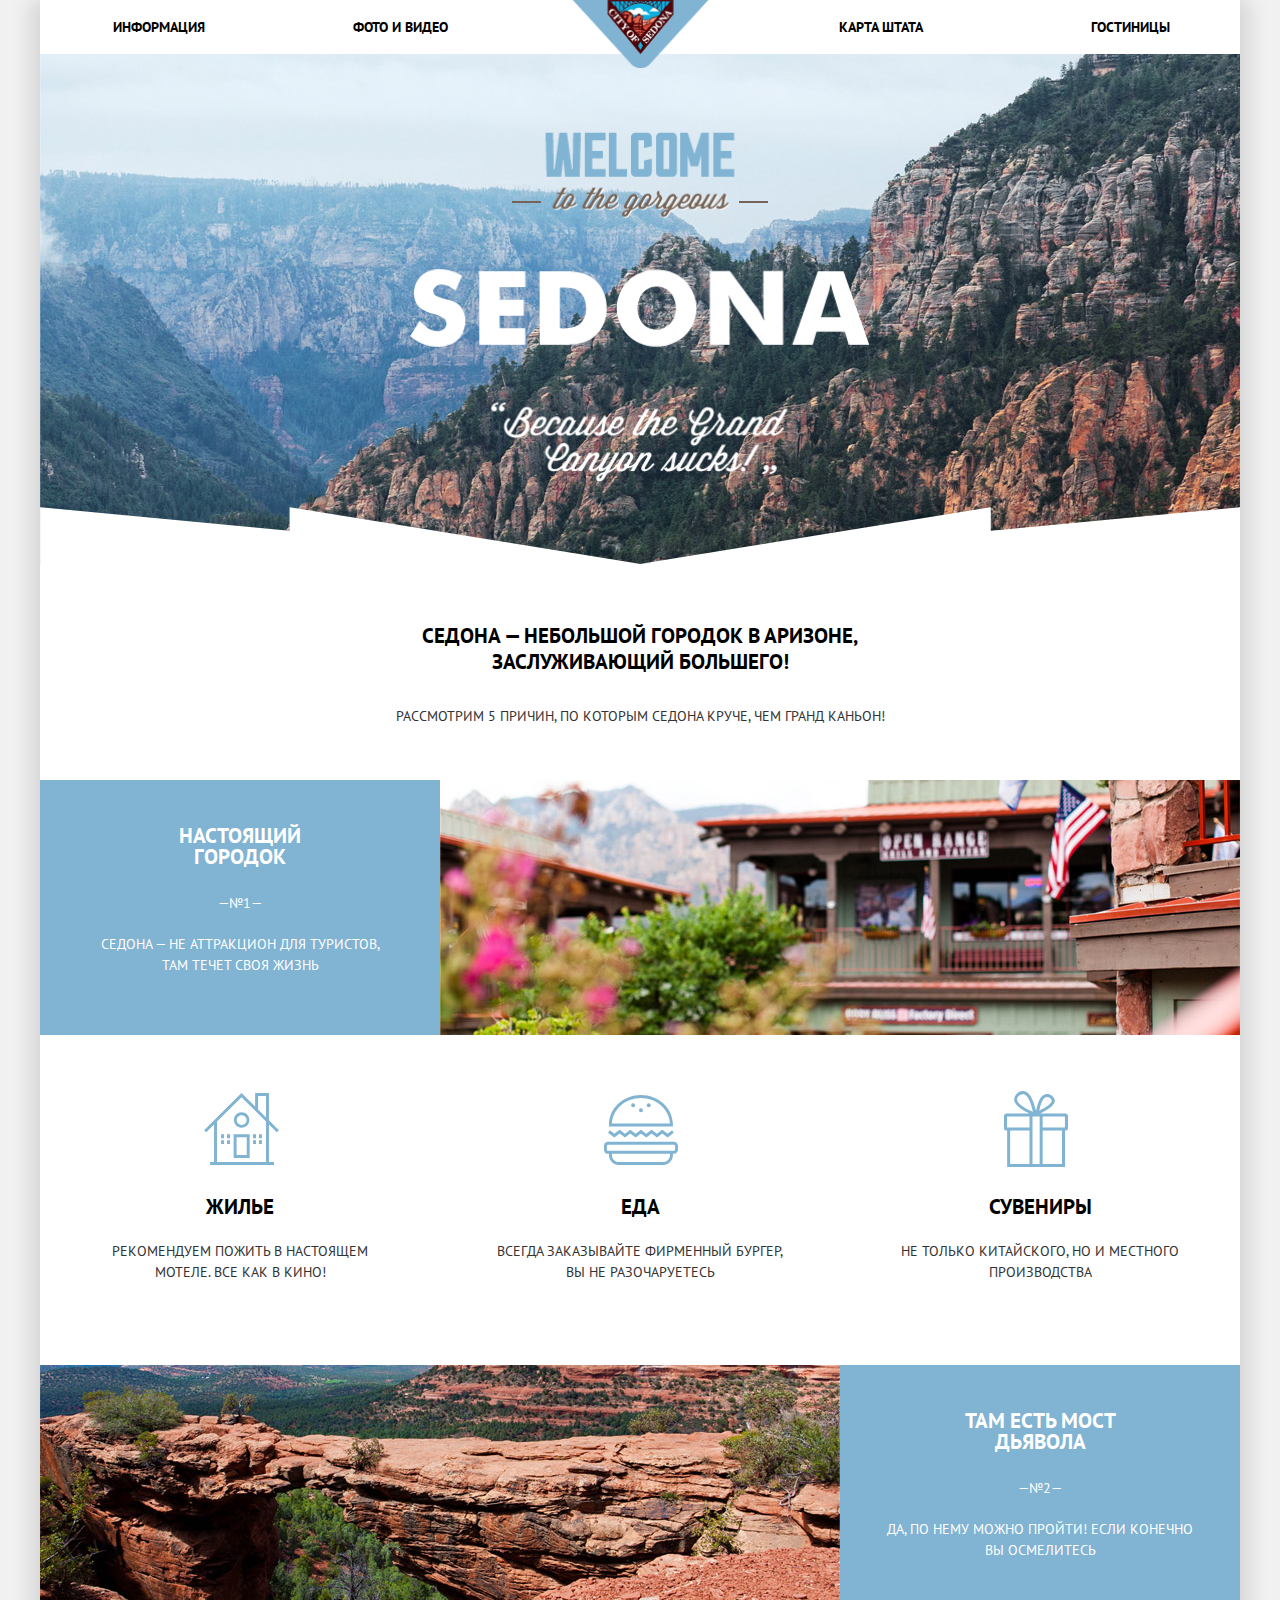
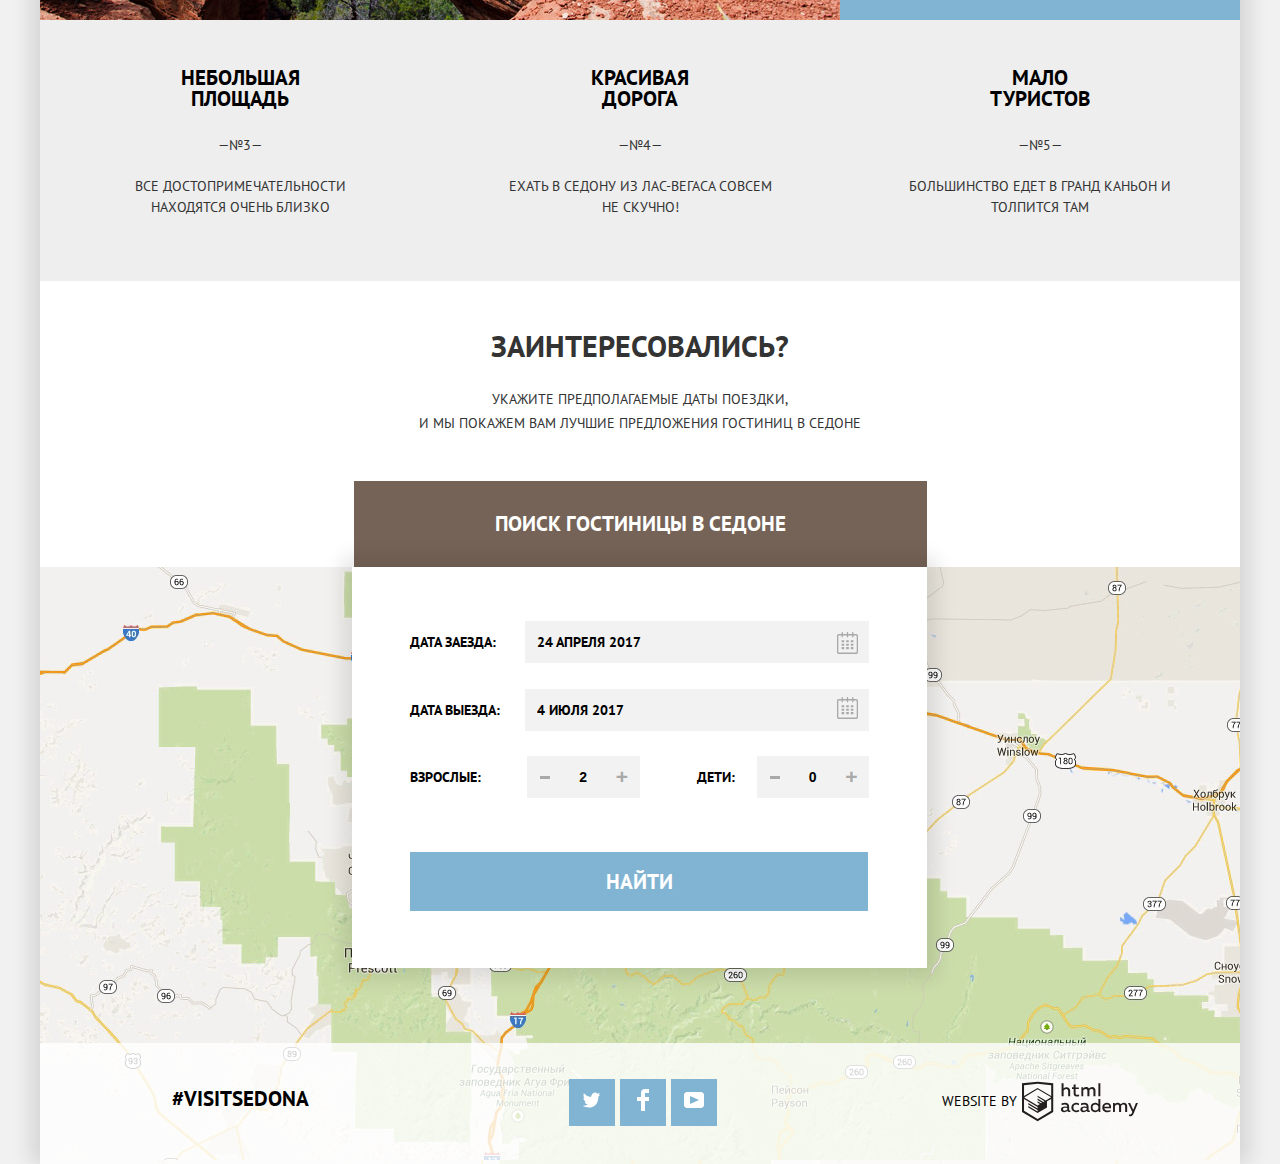
<file: index.html>
<!DOCTYPE html>
<html lang="ru">
    <head>
        <meta charset="utf-8">
        <title>HTML Academy: Седона</title>
        <link href="https://fonts.googleapis.com/css?family=PT+Sans:400,700&amp;subset=cyrillic" rel="stylesheet">
        <link rel="stylesheet" href="css/normalize.css">
        <link rel="stylesheet" href="css/style.css">
    </head>
    <body>
        <div class="container">
            <header class="main-header">
                <nav class="main-navigation">
                    <div class="logo-menu-item">
                        <a class="main-header-logo" href="index.html">
                        <img src="img/logo.png" width="136" height="68" alt="Логотип Седоны">
                        </a>
                    </div>
                    <ul class="site-navigation">
                        <li class="menu-item"><a class ="menu-item-ref" href="#">Информация</a></li>
                        <li class="menu-item"><a class="menu-item-ref" href="#">Фото и видео</a></li>
                        <li class="menu-item"><a class="menu-item-ref" href="#">Карта штата</a></li>
                        <li class="menu-item"><a class="menu-item-ref" href="hotels.html">Гостиницы</a></li>
                    </ul>
                </nav>
            </header>
            <main>
                <h1 class="visually-hidden">Седона</h1>
                <div class="main-background">
                    <img class="background-text" src="img/background_text.png" width="460" height="350" alt="Welcome to the gorgeous.Sedona">
                </div>
                <section class="main-about-sedona">
                    <h2 class="main-about-sedona-header">Седона — небольшой городок в Аризоне, заслуживающий большего!</h2>
                    <p class="visit-sedona-reasons">рассмотрим 5 причин, по которым Седона круче, чем Гранд Каньон!</p>
                </section>
                <div class="blue-reason-container">
                    <section class="main-reasons-blue">
                        <h3 class="reason-header colored-header">Настоящий городок</h3>
                        <span class="reason-number colored-number">—№1—</span>
                        <p class="reason-content colored-content">Седона — не аттракцион для туристов, там течет своя жизнь</p>
                    </section>
                    <div class="content-image building">
                        <!--  <img src="img/sedona_building.jpg" width="800" height="255" alt="Здание в Седоне">-->
                    </div>
                </div>
                <div class="recommendation-container">
                    <section class="sedona-recommendation accomodation-recommendation">
                        <h3 class="sedona-recommendation-header ">Жилье</h3>
                        <p class="sedona-recommendation-content">Рекомендуем пожить в настоящем мотеле. Все как в кино!</p>
                    </section>
                    <section class="sedona-recommendation food-recommendation">
                        <h3 class="sedona-recommendation-header">Еда</h3>
                        <p class="sedona-recommendation-content">Всегда заказывайте фирменный бургер, Вы не разочаруетесь</p>
                    </section>
                    <section class="sedona-recommendation souvenirs-recommendation">
                        <h3 class="sedona-recommendation-header">Сувениры</h3>
                        <p class="sedona-recommendation-content">Не только китайского, но и местного производства</p>
                    </section>
                </div>
                <div class="blue-reason-container">
                    <div class="content-image-bridge">
                    </div>
                    <section class="main-reasons-blue">
                        <h3 class="reason-header colored-header">Там есть мост дьявола</h3>
                        <span class="reason-number colored-number">—№2—</span>
                        <p class="colored-content-long reason-content">Да, по нему можно пройти! Если конечно вы осмелитесь</p>
                    </section>
                </div>
                <div class="reason-container">
                    <section class= "reasons">
                        <h3 class= "reason-header">Небольшая площадь</h3>
                        <span class= "reason-number">—№3—</span>
                        <p class="reason-content">Все достопримечательности находятся очень близко</p>
                    </section>
                    <section class="reasons">
                        <h3 class="reason-header">Красивая дорога</h3>
                        <span class="reason-number">—№4—</span>
                        <p class="reason-content">ехать в Седону из Лас-Вегаса совсем не скучно!</p>
                    </section>
                    <section class="reasons">
                        <h3 class="reason-header">Мало туристов</h3>
                        <span class="reason-number">—№5—</span>
                        <p class="reason-content">Большинство едет в Гранд Каньон и толпится там</p>
                    </section>
                </div>
                <section class="hotel-search">
                    <h3 class="hotel-search-header">Заинтересовались?</h3>
                    <p class="hotel-search-dates">Укажите предполагаемые даты поездки,<br> и мы покажем вам лучшие предложения гостиниц в Седоне</p>
                </section>
                <div class="hotel-search-btn">
                    <a class="hotel-search-ref">поиск гостиницы в седоне</a>
                </div>
                <div class="sedona-google-map">
                    <iframe class="google-map" src="https://www.google.com/maps/embed?pb=!1m18!1m12!1m3!1d1493721.975063877!2d-112.156416600423!3d34.83864194960566!2m3!1f0!2f0!3f0!3m2!1i1024!2i768!4f13.1!3m3!1m2!1s0x872da132f942b00d%3A0x5548c523fa6c8efd!2z0KHQtdC00L7QvdCwLCDQkNGA0LjQt9C-0L3QsCA4NjMzNg!5e0!3m2!1sru!2s!4v1512316810115" width="1200" height="594" allowfullscreen></iframe>
                    <form class="search-hotel-form-main"  action="https://echo.htmlacademy.ru" method="get">
                        <div class="form-container">
                            <label for="arrival-date" class="date-lable">Дата заезда:</label>
                            <div class="date-input-container">
                                <input type="text" id="arrival-date" name="arrival-date" value="24 апреля 2017">
                                <label for="hotel-arrival-calendar" class="visually-hidden">кнопка-календарь выбора даты</label>
                                <button class="calendar-btn-arrival" name="hotel-arrival-calendar" id="hotel-arrival-calendar" value="some value">
                                    <svg xmlns="http://www.w3.org/2000/svg" width="21" height="22" viewBox="0 0 21 22">
                                        <path fill="#a9a9a9" d="M19.251 2.025h-2.845V.648c0-.381-.294-.689-.656-.689-.363 0-.656.308-.656.689v1.377h-3.938V.648c0-.381-.294-.689-.655-.689-.363 0-.657.308-.657.689v1.377H5.906V.648c0-.381-.294-.689-.656-.689-.363 0-.657.308-.657.689v1.377H1.75C.784 2.025 0 2.847 0 3.862v16.302C0 21.179.784 22 1.75 22h17.501c.966 0 1.749-.821 1.749-1.836V3.862c0-1.015-.783-1.837-1.749-1.837zm.437 18.139a.448.448 0 0 1-.437.459H1.75a.45.45 0 0 1-.438-.459V3.862a.45.45 0 0 1 .438-.459h2.844v1.378c0 .381.294.689.657.689.362 0 .656-.308.656-.689V3.403h3.938v1.378c0 .381.294.689.657.689.361 0 .655-.308.655-.689V3.403h3.938v1.378c0 .381.293.689.656.689.362 0 .656-.308.656-.689V3.403h2.845c.241 0 .437.206.437.459v16.302z"/>
                                        <path fill="#a9a9a9" d="M4.594 8.225h2.625v2.066H4.594zM4.594 11.668h2.625v2.067H4.594zM4.594 15.112h2.625v2.066H4.594zM9.188 15.112h2.625v2.066H9.188zM9.188 11.668h2.625v2.067H9.188zM9.188 8.225h2.625v2.066H9.188zM13.781 15.112h2.625v2.066h-2.625zM13.781 11.668h2.625v2.067h-2.625zM13.781 8.225h2.625v2.066h-2.625z">
                                        </path>
                                    </svg>
                                </button>
                            </div>
                            <!--<label for "hotel-arrival-calendar" class="visually-hidden">Календарь для выбора даты заезда</label>-->
                            <label for="departure-date" class="date-lablemodal">Дата выезда:</label>
                            <div class="date-input-container">
                                <input type="text" id="departure-date" name="departure-date" value="4 июля 2017">
                                <label for="hotel-departure-calendar" class="visually-hidden">кнопка-календарь выбора даты</label>
                                <button class="calendar-btn-departure" name="hotel-departure-calendar" id="hotel-departure-calendar" value="some value">
                                    <svg xmlns="http://www.w3.org/2000/svg" width="21" height="22" viewBox="0 0 21 22">
                                        <path fill="#a9a9a9" d="M19.251 2.025h-2.845V.648c0-.381-.294-.689-.656-.689-.363 0-.656.308-.656.689v1.377h-3.938V.648c0-.381-.294-.689-.655-.689-.363 0-.657.308-.657.689v1.377H5.906V.648c0-.381-.294-.689-.656-.689-.363 0-.657.308-.657.689v1.377H1.75C.784 2.025 0 2.847 0 3.862v16.302C0 21.179.784 22 1.75 22h17.501c.966 0 1.749-.821 1.749-1.836V3.862c0-1.015-.783-1.837-1.749-1.837zm.437 18.139a.448.448 0 0 1-.437.459H1.75a.45.45 0 0 1-.438-.459V3.862a.45.45 0 0 1 .438-.459h2.844v1.378c0 .381.294.689.657.689.362 0 .656-.308.656-.689V3.403h3.938v1.378c0 .381.294.689.657.689.361 0 .655-.308.655-.689V3.403h3.938v1.378c0 .381.293.689.656.689.362 0 .656-.308.656-.689V3.403h2.845c.241 0 .437.206.437.459v16.302z"/>
                                        <path fill="#a9a9a9" d="M4.594 8.225h2.625v2.066H4.594zM4.594 11.668h2.625v2.067H4.594zM4.594 15.112h2.625v2.066H4.594zM9.188 15.112h2.625v2.066H9.188zM9.188 11.668h2.625v2.067H9.188zM9.188 8.225h2.625v2.066H9.188zM13.781 15.112h2.625v2.066h-2.625zM13.781 11.668h2.625v2.067h-2.625zM13.781 8.225h2.625v2.066h-2.625z">
                                        </path>
                                    </svg>
                                </button>
                            </div>
                        </div>
                        <!--<label for "hotel-departure-calendar" class="visually-hidden">Календарь для выбора даты выезда</label>-->
                        <div class= "age-container">
                            <label for="adults-number" class="guests-label">Взрослые:</label>
                            <label for="hotel-minus-adult" class="visually-hidden">уменьшить количество взрослых</label>
                            <button class="arithmetic-sign minus-adult" name="hotel-minus-adult" id="hotel-minus-adult"></button>
                            <input type="number" id="adults-number" name="adults-number" min="0" step="1" value="2">
                            <label for="hotel-plus-adult" class="visually-hidden">увеличить количество взрослых</label>
                            <button class="arithmetic-sign plus" name="hotel-plus-adult" id="hotel-plus-adult">+</button>
                            <label for="child-number" class="guests-label child-label">Дети:</label>
                            <label for="hotel-minus-child" class="visually-hidden">уменьшить количество детей</label>
                            <button class="arithmetic-sign minus-child" name="hotel-minus-child" id="hotel-minus-child" value="-"></button>
                            <input type="number" id="child-number" name="child-number" min="0" step="1" value="0">
                            <label for="hotel-plus-child" class="visually-hidden">увеличить количество детей</label>
                            <button class="arithmetic-sign plus" name="hotel-plus-child" id="hotel-plus-child">+</button>
                        </div>
                        <input type="submit" class="search-hotel-button" name="search-hotel-form-submit" value="найти">

                </form>
                </div>
            </main>
            <div class="footer-container">
                <footer class="footer-positioned main-footer">
                    <p class="footer-sedona-tag">#visitsedona</p>
                    <ul class="footer-social">
                        <li>
                            <a class="social-button" href="#">
                                <span class="visually-hidden">Twitter</span>
                                <svg xmlns="http://www.w3.org/2000/svg" xmlns:xlink="http://www.w3.org/1999/xlink" width="17" height="22" viewBox="0 0 17 15">
                                    <path fill="#FFF" d="M10.95.144c1.685-.496 2.984.27 3.577 1.179.673-.231 1.331-.481 2.011-.708a2.345 2.345 0 0 1-.857 1.768c.685.17 1.304-.491 1.304-.491-.169 1-1.006 1.788-1.563 2.024-.231 6.75-3.175 11.217-10.077 11.082h-.446c-.41 0-4.164-.46-4.898-1.887 2.271.196 3.893-.422 4.693-1.177-.96-.3-2.679-.477-2.979-2.95.349.106.564.228 1.19.119C1.705 8.247.374 7.53.448 5.33c.285.328 1.067.536 1.34.472C1.085 5.561-.182 2.442.894.85c1.818 1.854 3.735 3.606 7.152 3.773C8.254 2.33 9.183.793 10.95.144z"></path>
                                </svg>
                            </a>
                        </li>
                        <li>
                            <a class="social-button" href="#">
                                <span class="visually-hidden">Facebook</span>
                                <svg xmlns="http://www.w3.org/2000/svg" width="12" height="22" viewBox="0 0 12 22">
                                    <path fill="#FFF" d="M12 4V0H8a4 4 0 0 0-4 4v4H0v4h4v10h4V12h4V8H8V4h4z"></path>
                                </svg>
                            </a>
                        </li>
                        <li>
                            <a class="social-button" href="#">
                                <span class="visually-hidden">Youtube</span>
                                <svg xmlns="http://www.w3.org/2000/svg" xmlns:xlink="http://www.w3.org/1999/xlink" width="20" height="22" viewBox="0 0 20 16">
                                    <path fill="#FFF" d="M17 0H3C1.35 0 0 1.35 0 3v10c0 1.65 1.35 3 3 3h14c1.65 0 3-1.35 3-3V3c0-1.65-1.35-3-3-3zM6.027 11.998V4.002L15.014 8l-8.987 3.998z">
                                    </path>
                                </svg>
                            </a>
                        </li>
                    </ul>
                    <div class="copyright-container">
                        <p class="copyright-text">website by </p>
                        <a class="copyright-ref" href="https://htmlacademy.ru/intensive/htmlcss">
                            <span class="visually-hidden">website by HTML ACADEMY</span>
                            <svg xmlns="http://www.w3.org/2000/svg" id="Layer_1" data-name="Layer 1" width="116" height="43" viewBox="0 0 108.08 36.85">
                                <path d="M44.61,26.88a2,2,0,0,0,.55-0.1v1.33a3.25,3.25,0,0,1-1.18.21,1.67,1.67,0,0,1-1.67-1,4.84,4.84,0,0,1-3.14,1.08c-1.51,0-2.91-.83-2.91-2.55,0-2.13,2-2.79,3.71-2.79a11.08,11.08,0,0,1,2.17.25v-0.3c0-1-.76-1.77-2.19-1.77a7.42,7.42,0,0,0-3,.64v-1.7a10.21,10.21,0,0,1,3.19-.55c2.36,0,3.81,1.12,3.81,3.65v3a0.54,0.54,0,0,0,.49.59h0.17Zm-6.44-1.13A1.35,1.35,0,0,0,39.63,27h0.11a3.39,3.39,0,0,0,2.41-1V24.58a9.72,9.72,0,0,0-1.81-.21c-1,0-2.16.33-2.16,1.38h0Zm12.36-6.11a5,5,0,0,1,2.57.64V22a4.08,4.08,0,0,0-2.3-.7,2.75,2.75,0,1,0,0,5.49,5,5,0,0,0,2.43-.64v1.71a6.27,6.27,0,0,1-2.76.57A4.21,4.21,0,0,1,46,24.51q0-.21,0-0.41a4.32,4.32,0,0,1,4.18-4.46h0.38Zm12.17,7.24a2,2,0,0,0,.55-0.1v1.33a3.25,3.25,0,0,1-1.18.21,1.67,1.67,0,0,1-1.67-1,4.84,4.84,0,0,1-3.14,1.08c-1.51,0-2.91-.83-2.91-2.55,0-2.13,2-2.79,3.71-2.79a11.08,11.08,0,0,1,2.17.25v-0.3c0-1-.76-1.77-2.19-1.77a7.42,7.42,0,0,0-3,.64v-1.7a10.21,10.21,0,0,1,3.19-.55c2.36,0,3.81,1.12,3.81,3.65v3a0.54,0.54,0,0,0,.49.59h0.17Zm-6.44-1.13A1.35,1.35,0,0,0,57.73,27h0.11a3.39,3.39,0,0,0,2.41-1V24.58a9.72,9.72,0,0,0-1.81-.21c-1.06,0-2.16.33-2.16,1.38h0ZM73,16V28.2H71.35V26.88a3.88,3.88,0,0,1-3.19,1.54,4.4,4.4,0,0,1,0-8.78,3.81,3.81,0,0,1,3,1.3V16H73Zm-4.53,5.22a2.76,2.76,0,1,0,0,5.52A2.86,2.86,0,0,0,71.15,25V23A2.91,2.91,0,0,0,68.49,21.27ZM79,19.64c3.31,0,4.46,2.68,3.92,5.09H76.7c0.21,1.5,1.67,2.11,3.19,2.11a6.11,6.11,0,0,0,2.64-.59v1.6a7.14,7.14,0,0,1-3,.57C77,28.42,74.78,27,74.78,24a4.18,4.18,0,0,1,4-4.39H79Zm0.09,1.54a2.28,2.28,0,0,0-2.44,2.1v0.06H81.3A2,2,0,0,0,79.13,21.18Zm5.73,7V19.87h1.65v1a3.81,3.81,0,0,1,2.78-1.27A2.86,2.86,0,0,1,91.89,21a4.12,4.12,0,0,1,2.91-1.33A3.06,3.06,0,0,1,98,23V28.2h-1.9V23.05a1.59,1.59,0,0,0-1.42-1.75H94.42a2.8,2.8,0,0,0-2.07,1.12V28.2h-1.9V23.05A1.59,1.59,0,0,0,89,21.31H88.8a3,3,0,0,0-2.21,1.29v5.63H84.86Zm21.31-8.33h1.9l-3.91,9.46c-0.9,2.17-2.09,2.86-3.35,2.86a4.76,4.76,0,0,1-1.1-.14V30.46a2.86,2.86,0,0,0,.85.12c0.9,0,1.58-.64,2.07-1.9l0.17-.42-4-8.4h2l2.86,6.29ZM38.73,1.46V6.22a3.81,3.81,0,0,1,2.7-1.14,3.25,3.25,0,0,1,3.44,3.4v5.15H43V8.72a1.81,1.81,0,0,0-1.61-2h-0.3a2.93,2.93,0,0,0-2.32,1.39v5.52h-1.9V1.46h1.9ZM49.94,2.31v3h3V6.91h-3v3.81c0,1.1.5,1.46,1.58,1.46a4.49,4.49,0,0,0,1.69-.33v1.6A6.8,6.8,0,0,1,51,13.8a2.55,2.55,0,0,1-2.86-2.74V6.89H46.58V5.26h1.5V2.74Zm5.4,11.31V5.28H57v1A3.81,3.81,0,0,1,59.77,5a2.86,2.86,0,0,1,2.6,1.33A4.12,4.12,0,0,1,65.28,5,3.06,3.06,0,0,1,68.44,8.4v5.21h-1.9V8.46a1.59,1.59,0,0,0-1.42-1.75H64.89a2.8,2.8,0,0,0-2.07,1.12v5.78h-1.9V8.46A1.59,1.59,0,0,0,59.5,6.71H59.27A3,3,0,0,0,57.06,8v5.63H55.34ZM71.17,1.45H73V13.6H71.17V1.45ZM14.71,0H14.55L0,1.54V28.21l14.55,8.66,14.55-8.66V1.54Zm12.5,27.1L14.55,34.64,1.9,27.12V16.18l12.59,7.5V25L5.86,19.9v1.31l8.68,5.21v1.39L5.87,22.65V24l8.68,5.21,8.75-5.24V18.31L27.2,16V27.12Zm0-12.53-3.48,2-1.6,1L14.51,13v1.31L21,18.23H21l-0.14.09-1,.54-5.37-3.2V17l4.24,2.52-1,.67-3.2-1.9v1.31l2.1,1.24L14.5,22.1,2,14.65,14.51,7.11Zm0-1.32L14.49,5.76,1.91,13.25v-10L14.56,1.92,27.21,3.25v10h0Z" transform= "translate(0 -0.02)" fill="#231f20">
                                </path>
                            </svg>
                        </a>
                    </div>
                </footer>
            </div>
        </div>
        <script src="js/scripts.js"></script>
    </body>
</html>
</file>
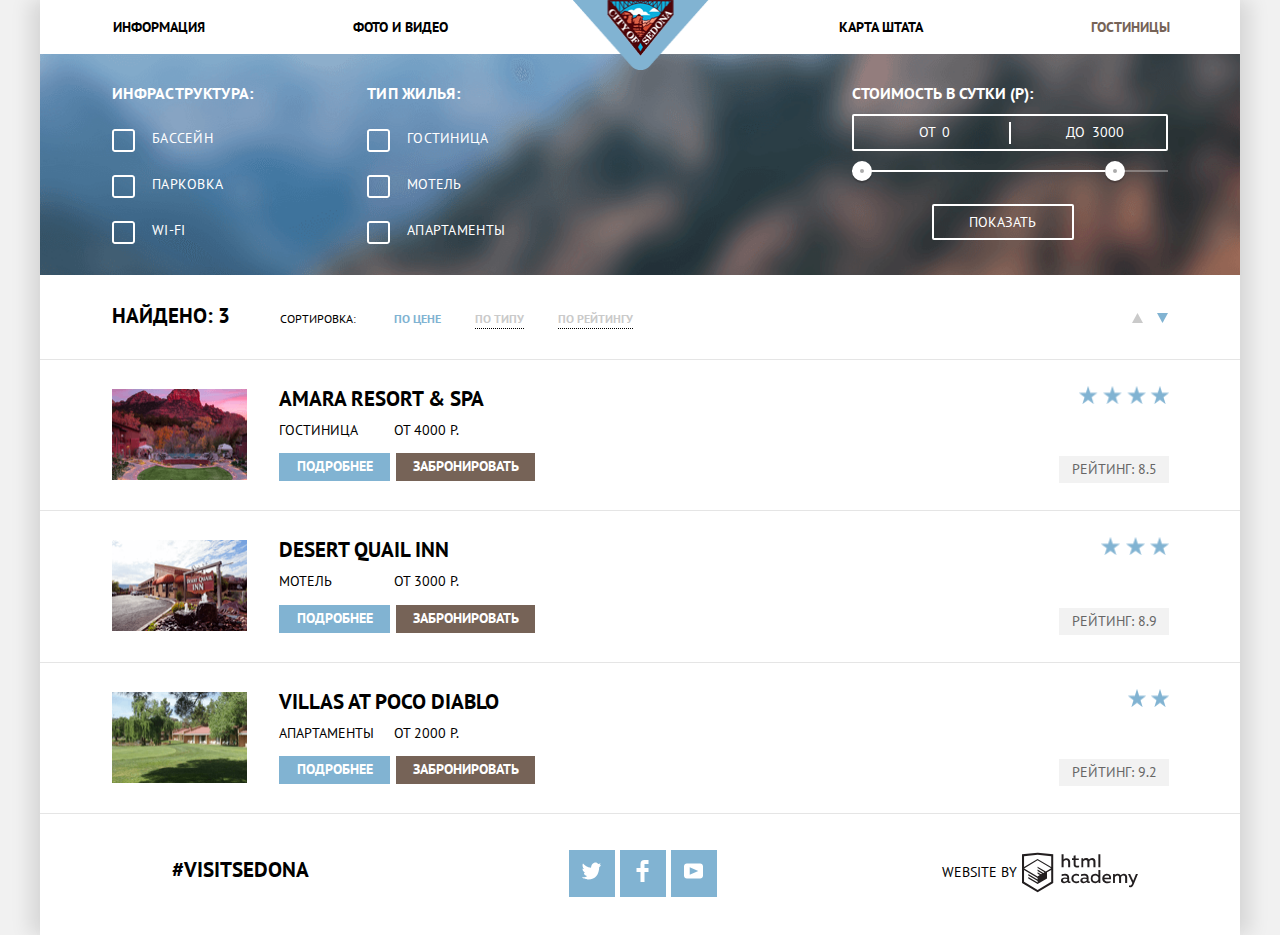
<file: hotels.html>
<!DOCTYPE html>
<html lang="ru">
    <head>
        <meta charset="utf-8">
        <title class="hotels">Поиск отеля в Седоне</title>
        <link href="https://fonts.googleapis.com/css?family=PT+Sans:400,700&amp;subset=cyrillic" rel="stylesheet">
        <link rel="stylesheet" href="css/normalize.css">
        <link rel="stylesheet" href="css/style-formatted.css">
    </head>
    <body>
        <div class="container">
            <header class="main-header">
                <nav class="main-navigation">
                    <div class="logo-menu-item">
                        <a class="main-header-logo" href="index.html">
                        <img src="img/logo.png" width="136" height="70" alt="Логотип Седоны">
                        </a>
                    </div>
                    <ul class=" hotels site-navigation">
                        <li class="menu-item"><a class ="menu-item-ref" href="#">Информация</a></li>
                        <li class="menu-item"><a class="menu-item-ref" href="#">Фото и видео</a></li>
                        <li class="menu-item"><a class="menu-item-ref" href="#">Карта штата</a></li>
                        <li class="menu-item sedona-hotels"><a class="menu-item-ref" href="hotels.html">Гостиницы</a></li>
                    </ul>
                </nav>
            </header>
            <main class="main-container">
                <form class="search-hotel-form" action="http://echo.htmlacademy.ru" method="get">
                    <div class="filter-list">
                        <h2 class="infrastructure">Инфраструктура:</h2>
                        <div class="checkbox-item">
                            <label class="filter-checkbox">
                            <input class="visually-hidden" type="checkbox" name="pool" id="pool">
                            <span class="checkbox-indicator"></span>
                            бассейн</label>
                        </div>
                        <div class="checkbox-item">
                            <label class="filter-checkbox">
                            <input class="visually-hidden" type="checkbox" name="parking" id="parking">
                            <span class="checkbox-indicator"></span>
                            парковка</label>
                        </div>
                        <div class="checkbox-item">
                            <label class="filter-checkbox">
                            <input class="visually-hidden" type="checkbox" name="wi-fi" id="wi-fi">
                            <span class="checkbox-indicator"></span>
                            wi-fi
                            </label>
                        </div>
                    </div>
                    <div class="filter-list">
                        <h2 class="accomodation-type">Тип жилья:</h2>
                        <div class="checkbox-item">
                            <label class="filter-checkbox">
                            <input class="visually-hidden" type="checkbox" name="hotel" id="hotel">
                            <span class="checkbox-indicator"></span>
                            гостиница
                            </label>
                        </div>
                        <div class="checkbox-item">
                            <label class="filter-checkbox">
                            <input class="visually-hidden" type="checkbox" name="motel" id="motel">
                            <span class="checkbox-indicator"></span>
                            мотель
                            </label>
                        </div>
                        <div class="checkbox-item">
                            <label class="filter-checkbox">
                            <input class="visually-hidden" type="checkbox" name="appartments" id="appartments">
                            <span class="checkbox-indicator"></span>
                            апартаменты
                            </label>
                        </div>
                    </div>
                    <div class="filter-list">
                        <!--filter-range-->
                        <div class="filter-list-title">
                            <p>Стоимость в сутки (р):</p>
                        </div>
                        <div class="day-price-container">
                            <!--price controls-->
                            <label class="min-price">от <input class="price-field" type="text" value="0"></label>
                            <label class="max-price">до <input class="price-field" type="text" value="3000"></label>
                        </div>
                        <div class="range-controls">
                            <div class="scale">
                                <div class="bar"></div>
                            </div>
                            <div class="range-toggle range-toggle-min"></div>
                            <div class="range-toggle range-toggle-max"></div>
                        </div>
                        <button class="btn-transparent" type="submit">Показать</button>
                    </div>
                </form>
                <section class="search-results">
                    <div class="sorting-container">
                        <div class="sorting-type">
                            <h1 class="search-results-number">Найдено: 3</h1>
                            <p class="result-sorting">сортировка:</p>
                            <a class="current-results-sorting" href="#">по цене</a>
                            <a class="results-sorting" href="#">по типу</a>
                            <a class="results-sorting" href="#">по рейтингу</a>
                        </div>
                        <div class="sorting-arrows">
                            <a class="ascending-sorting" id="ascending-sorting" href="#">
                                <svg xmlns="http://www.w3.org/2000/svg" width="11" height="10" viewBox="0 0 11 10">
                                    <path fill="#231F20" d="M5.5 0L0 10h11z"/>
                                </svg>
                            </a>
                            <a class="descending-sorting" id="descending-sorting">
                                <svg xmlns="http://www.w3.org/2000/svg" width="11" height="10" viewBox="0 0 11 10">
                                    <path fill="#231F20" d="M5.5 10L0 0h11"/>
                                </svg>
                            </a>
                        </div>
                    </div>
                    <section class="found-hotel">
                        <div class="hotel-photo"><img src="img/amara_resort.png" width="135" height="91" alt="Amara Resort&Spa"></div>
                        <div class="hotel-info-container">
                            <a class="hotel-name" href="#">Amara Resort & Spa</a>
                            <div class="hotel-wrapper">
                                <p class="hotel-type">Гостиница</p>
                                <p class="hotel-price">от 4000 р.</p>
                            </div>
                            <div class="hotel-wrapper">
                                <a class="more-info" href="#">Подробнее</a>
                                <a class="booking-button" href="#">Забронировать</a>
                            </div>
                        </div>
                        <div class="hotel-level">
                            <div class="hotel-squares-number"><img src="img/4_squares.png" width="90" height="18" alt="4 звезды"></div>
                            <p class="rating">Рейтинг: 8.5</p>
                        </div>
                    </section>
                    <section class="found-hotel">
                        <div class="hotel-photo"><img src="img/desert_quail_inn.png" width="135" height="91" alt="Hotel Desert Quail Inn"></div>
                        <div class="hotel-info-container">
                            <a class="hotel-name" href="#">Desert Quail Inn</a>
                            <div class="hotel-wrapper">
                                <p class="hotel-type">Мотель</p>
                                <p class="hotel-price">от 3000 р.</p>
                            </div>
                            <div class="hotel-wrapper">
                                <a class="more-info" href="#">Подробнее</a>
                                <a class="booking-button" href="#">Забронировать</a>
                            </div>
                        </div>
                        <div class="hotel-level">
                            <div class="hotel-squares-number"><img src="img/3_squares.png" width="68" height="18" alt="3 звезды"></div>
                            <p class="rating">Рейтинг: 8.9</p>
                        </div>
                    </section>
                    <section class="found-hotel">
                        <div class="hotel-photo"><img src="img/villa_poco.png" width="135" height="91" alt="Hotel at Poco Diablo"></div>
                        <div class="hotel-info-container">
                            <a class="hotel-name" href="#">Villas At Poco Diablo</a>
                            <div class="hotel-wrapper">
                                <p class="hotel-type">Апартаменты</p>
                                <p class="hotel-price">от 2000 р.</p>
                            </div>
                            <div class="hotel-wrapper">
                                <a class="more-info" href="#">Подробнее</a>
                                <a class="booking-button" href="#">Забронировать</a>
                            </div>
                        </div>
                        <div class="hotel-level">
                            <div class="hotel-squares-number"><img src="img/2_squares.png" width="41" height="18" alt="2 звезды"></div>
                            <p class="rating">Рейтинг: 9.2</p>
                        </div>
                    </section>
                </section>
            </main>
            <footer class="main-footer">
                <p class="footer-sedona-tag">#visitsedona</p>
                <ul class="footer-social">
                    <li>
                        <a class="social-button" href="#">
                        <img src="img/svg-sedona/twitter.svg" width="19" height="22" alt="twitter">
                        </a>
                    </li>
                    <li>
                        <a class="social-button" href="#">
                        <img src="img/svg-sedona/fb-icon.svg" width="19" height="22" alt="facebook">
                        </a>
                    </li>
                    <li>
                        <a class="social-button" href="#">
                        <img src="img/svg-sedona/youtube.svg" width="19" height="22" alt="youtube">
                        </a>
                    </li>
                </ul>
                <div class="copyright-container">
                    <p class="copyright-text">website by </p>
                    <a class="copyright-ref" href="https://htmlacademy.ru/intensive/htmlcss">
                        <span class="visually-hidden">website by HTML ACADEMY</span>
                        <svg xmlns="http://www.w3.org/2000/svg" id="Layer_1" data-name="Layer 1" width="116" height="43" viewBox="0 0 108.08 36.85">
                            <path d="M44.61,26.88a2,2,0,0,0,.55-0.1v1.33a3.25,3.25,0,0,1-1.18.21,1.67,1.67,0,0,1-1.67-1,4.84,4.84,0,0,1-3.14,1.08c-1.51,0-2.91-.83-2.91-2.55,0-2.13,2-2.79,3.71-2.79a11.08,11.08,0,0,1,2.17.25v-0.3c0-1-.76-1.77-2.19-1.77a7.42,7.42,0,0,0-3,.64v-1.7a10.21,10.21,0,0,1,3.19-.55c2.36,0,3.81,1.12,3.81,3.65v3a0.54,0.54,0,0,0,.49.59h0.17Zm-6.44-1.13A1.35,1.35,0,0,0,39.63,27h0.11a3.39,3.39,0,0,0,2.41-1V24.58a9.72,9.72,0,0,0-1.81-.21c-1,0-2.16.33-2.16,1.38h0Zm12.36-6.11a5,5,0,0,1,2.57.64V22a4.08,4.08,0,0,0-2.3-.7,2.75,2.75,0,1,0,0,5.49,5,5,0,0,0,2.43-.64v1.71a6.27,6.27,0,0,1-2.76.57A4.21,4.21,0,0,1,46,24.51q0-.21,0-0.41a4.32,4.32,0,0,1,4.18-4.46h0.38Zm12.17,7.24a2,2,0,0,0,.55-0.1v1.33a3.25,3.25,0,0,1-1.18.21,1.67,1.67,0,0,1-1.67-1,4.84,4.84,0,0,1-3.14,1.08c-1.51,0-2.91-.83-2.91-2.55,0-2.13,2-2.79,3.71-2.79a11.08,11.08,0,0,1,2.17.25v-0.3c0-1-.76-1.77-2.19-1.77a7.42,7.42,0,0,0-3,.64v-1.7a10.21,10.21,0,0,1,3.19-.55c2.36,0,3.81,1.12,3.81,3.65v3a0.54,0.54,0,0,0,.49.59h0.17Zm-6.44-1.13A1.35,1.35,0,0,0,57.73,27h0.11a3.39,3.39,0,0,0,2.41-1V24.58a9.72,9.72,0,0,0-1.81-.21c-1.06,0-2.16.33-2.16,1.38h0ZM73,16V28.2H71.35V26.88a3.88,3.88,0,0,1-3.19,1.54,4.4,4.4,0,0,1,0-8.78,3.81,3.81,0,0,1,3,1.3V16H73Zm-4.53,5.22a2.76,2.76,0,1,0,0,5.52A2.86,2.86,0,0,0,71.15,25V23A2.91,2.91,0,0,0,68.49,21.27ZM79,19.64c3.31,0,4.46,2.68,3.92,5.09H76.7c0.21,1.5,1.67,2.11,3.19,2.11a6.11,6.11,0,0,0,2.64-.59v1.6a7.14,7.14,0,0,1-3,.57C77,28.42,74.78,27,74.78,24a4.18,4.18,0,0,1,4-4.39H79Zm0.09,1.54a2.28,2.28,0,0,0-2.44,2.1v0.06H81.3A2,2,0,0,0,79.13,21.18Zm5.73,7V19.87h1.65v1a3.81,3.81,0,0,1,2.78-1.27A2.86,2.86,0,0,1,91.89,21a4.12,4.12,0,0,1,2.91-1.33A3.06,3.06,0,0,1,98,23V28.2h-1.9V23.05a1.59,1.59,0,0,0-1.42-1.75H94.42a2.8,2.8,0,0,0-2.07,1.12V28.2h-1.9V23.05A1.59,1.59,0,0,0,89,21.31H88.8a3,3,0,0,0-2.21,1.29v5.63H84.86Zm21.31-8.33h1.9l-3.91,9.46c-0.9,2.17-2.09,2.86-3.35,2.86a4.76,4.76,0,0,1-1.1-.14V30.46a2.86,2.86,0,0,0,.85.12c0.9,0,1.58-.64,2.07-1.9l0.17-.42-4-8.4h2l2.86,6.29ZM38.73,1.46V6.22a3.81,3.81,0,0,1,2.7-1.14,3.25,3.25,0,0,1,3.44,3.4v5.15H43V8.72a1.81,1.81,0,0,0-1.61-2h-0.3a2.93,2.93,0,0,0-2.32,1.39v5.52h-1.9V1.46h1.9ZM49.94,2.31v3h3V6.91h-3v3.81c0,1.1.5,1.46,1.58,1.46a4.49,4.49,0,0,0,1.69-.33v1.6A6.8,6.8,0,0,1,51,13.8a2.55,2.55,0,0,1-2.86-2.74V6.89H46.58V5.26h1.5V2.74Zm5.4,11.31V5.28H57v1A3.81,3.81,0,0,1,59.77,5a2.86,2.86,0,0,1,2.6,1.33A4.12,4.12,0,0,1,65.28,5,3.06,3.06,0,0,1,68.44,8.4v5.21h-1.9V8.46a1.59,1.59,0,0,0-1.42-1.75H64.89a2.8,2.8,0,0,0-2.07,1.12v5.78h-1.9V8.46A1.59,1.59,0,0,0,59.5,6.71H59.27A3,3,0,0,0,57.06,8v5.63H55.34ZM71.17,1.45H73V13.6H71.17V1.45ZM14.71,0H14.55L0,1.54V28.21l14.55,8.66,14.55-8.66V1.54Zm12.5,27.1L14.55,34.64,1.9,27.12V16.18l12.59,7.5V25L5.86,19.9v1.31l8.68,5.21v1.39L5.87,22.65V24l8.68,5.21,8.75-5.24V18.31L27.2,16V27.12Zm0-12.53-3.48,2-1.6,1L14.51,13v1.31L21,18.23H21l-0.14.09-1,.54-5.37-3.2V17l4.24,2.52-1,.67-3.2-1.9v1.31l2.1,1.24L14.5,22.1,2,14.65,14.51,7.11Zm0-1.32L14.49,5.76,1.91,13.25v-10L14.56,1.92,27.21,3.25v10h0Z" transform= "translate(0 -0.02)" fill="#231f20">
                            </path>
                        </svg>
                    </a>
                </div>
            </footer>
        </div>
    </body>
</file>
<file: css/style.css>
body{margin:0;padding:0;font-family:"PT Sans","Arial",sans-serif;font-weight:normal;text-transform:uppercase;background-color:#f1f1f1}p{padding:0;margin:0}ul{padding:0;margin:0}a{text-decoration:none;font-size:14px;font-weight:bold;color:#000;line-height:26px;padding:0;margin:0}h1,h2,h3{padding:0;margin:0}.container{position:relative;width:1200px;margin:0 auto;padding:0;box-shadow:11px 0 18px 0 rgba(0,0,0,0.1),-11px 0 18px 0 rgba(0,0,0,0.1);background-color:#fff}.site-navigation a:hover{color:#81b3d2}.site-navigation a:focus{color:#766357}.hotels .sedona-hotels a{color:#766357}.hotel-search-btn a:hover{color:#604e43}.hotel-search-btn a:focus{color:#503e33}.main-navigation{position:relative}.site-navigation{display:flex;width:1200px;height:54px;align-items:center;list-style-type:none}.menu-item{width:20%}.menu-item:nth-child(1){margin-left:73px;text-align:left}.menu-item:nth-child(3){margin-left:90px;text-align:right}.menu-item:nth-child(4){margin-left:7px;text-align:right}.main-header-logo{position:absolute;left:533px}.main-background{box-sizing:border-box;display:flex;justify-content:center;height:510px;margin-bottom:29px;padding-top:78px;background:url("../img/main_text_lines.png") 50% 29% no-repeat,url("../img/shape_1.png") bottom no-repeat,url("../img/background_photo.jpg") 0 -60px no-repeat;background-color:#80b6d4}.main-about-sedona{width:590px;margin-left:auto;margin-right:auto;margin-bottom:51px;padding-top:30px}.main-about-sedona-header{margin-bottom:28px;font-size:21px;font-weight:bold;line-height:26px;color:#000;text-align:center}.visit-sedona-reasons{font-size:14px;line-height:26px;text-align:center;color:#333}.blue-reason-container{display:flex;background-color:#81b3d2;justify-content:space-between}.content-image{width:800px;height:255px;background-image:url("../img/sedona_building.jpg");background-position:0 -80px;background-repeat:no-repeat}.content-image-bridge{width:800px;height:255px;background-image:url("../img/devils_bridge.jpg");background-position:0 -80px;background-size:800px;background-repeat:no-repeat}.main-reasons-blue{box-sizing:border-box;width:400px;padding-top:45px;text-align:center}.main-reasons-blue .colored-header,.main-reasons-blue .colored-number,.main-reasons-blue .colored-content{color:#fff}.reason-container{box-sizing:border-box;display:flex;justify-content:space-around;min-height:255px;margin-bottom:47px;background-color:#eee}.reasons{padding-top:47px;padding-bottom:63px;width:400px;text-align:center}.reason-header{margin-left:auto;margin-right:auto;width:151px;margin-bottom:26px;font-size:21px;font-weight:bold;line-height:21px;color:#000;text-align:center}.reason-number{font-size:14px;font-weight:normal;line-height:21px;color:#333}.reason-content{width:280px;margin-left:auto;margin-right:auto;margin-top:20px;font-size:14px;font-weight:normal;line-height:21px;color:#333;text-align:center}.colored-content-long{width:320px;color:#fff}.recommendation-container{display:flex;justify-content:space-between;margin-top:46px}.sedona-recommendation{width:302px;min-height:232px;padding-top:15px;margin-bottom:37px;margin-left:auto;margin-right:auto;background-repeat:no-repeat}.accomodation-recommendation{background-image:url("../img/svg-sedona/icon-1.svg");background-position:115px 12px}.food-recommendation{background-image:url("../img/svg-sedona/icon-3.svg");background-position:115px 14px}.souvenirs-recommendation{background-image:url("../img/svg-sedona/icon-2.svg");background-position:115px 10px}.sedona-recommendation-header{padding-top:100px;margin-bottom:24px;font-size:21px;font-weight:bold;line-height:21px;text-align:center}.sedona-recommendation-content{font-size:14px;font-weight:normal;line-height:21px;text-align:center;color:#333}.hotel-search-header{margin-bottom:23px;font-size:30px;font-weight:bold;line-height:36px;color:#333;text-align:center}.hotel-search-dates{width:450px;margin-left:auto;margin-right:auto;font-size:14px;line-height:24px;color:#333}.hotel-search{text-align:center;margin-bottom:46px}.hotel-search-btn{margin-right:auto;margin-left:auto;width:573px;height:86px;text-align:center;background-color:#766357}.hotel-search-ref{font-size:21px;font-weight:bold;line-height:86px;color:#fff}.footer-container{position:relative}.main-footer{min-width:1200px;height:121px;display:flex;justify-content:space-around;align-items:center;background-color:rgba(255,255,255,0.8)}.footer-positioned{position:absolute;bottom:0;left:0}.footer-sedona-tag{margin-top:15px;width:400px;min-height:50px;text-align:center;font-size:21px;font-weight:bold;line-height:26px;color:#000}.footer-social{width:400px;min-height:50px;list-style-type:none;display:flex;justify-content:center}.social-button{box-sizing:border-box;display:flex;justify-content:center;width:46px;height:47px;margin-left:5px;padding-top:10px;background-color:#81b3d2}.social-button:hover{background-color:#669ec0}.social-button:focus{background-color:#5496bd}.social-button:focus path{fill:#88b6d1}.copyright-container{display:flex;justify-content:center;align-items:flex-start;margin-top:4px;width:400px}.copyright-ref{margin-left:5px}.copyright-ref:hover path{fill:#81b3d2}.copyright-ref:focus path{fill:#bdbbbc}.copyright-text{padding-top:13px;font-size:14px}.modal-close{display:none}.search-hotel-form-main{position:absolute;top:0;left:312px;box-sizing:border-box;width:575px;min-height:283px;padding-top:54px;padding-left:58px;padding-right:58px;background-color:#fff;box-shadow:0 0 18px 10px rgba(0,0,0,0.1)}.sedona-google-map{position:relative;background-image:url("../img/map.jpg")}.google-map{border:0;frameborder:0}.form-container{display:flex;flex-wrap:wrap;align-content:space-between;align-items:baseline;height:110px;margin-bottom:25px}.age-container{display:flex;align-items:center;margin-bottom:54px}.search-hotel-form-main input[type="text"]{width:330px;margin-left:20px;padding-left:12px;min-height:40px;font-family:"PT Sans","Arial",sans-serif;font-size:14px;text-transform:uppercase;font-weight:600;line-height:26px;border:0;background-color:#f2f2f2}.search-hotel-form-main input[type="text"]:hover,.search-hotel-form-main input[type="number"]:hover{background-color:#ebebeb}.search-hotel-form-main input[type="text"]:focus,.search-hotel-form-main input[type="number"]:focus{background-color:#fff;border:1px solid #e5e5e5}.search-hotel-form-main label{min-width:95px;font-size:14px;font-weight:bold;line-height:26px}.search-hotel-form-main .calendar-btn-arrival,.search-hotel-form-main .calendar-btn-departure{width:30px;height:26px;border:0;background-color:transparent}.search-hotel-form-main button:hover path{fill:#000}.search-hotel-form-main button:focus path{fill:#88b7d5}.calendar-btn-arrival{position:absolute;top:64px;left:479px}.calendar-btn-departure{position:absolute;top:129px;left:479px}.search-hotel-form-main input[type="number"]{width:38px;height:40px;background-color:#f2f2f2;border:0;font-size:14px;line-height:26px;font-weight:600;text-align:center}.age-container button,.age-container input[type="button"]{position:relative;width:38px;height:42px;font-size:21px;color:#a9a9a9;border:0;background-color:#f2f2f2}.age-container .minus-adult::before,.age-container .minus-child::before{content:'';position:absolute;top:20px;left:13px;width:10px;height:3px;background:#a9a9a9}.minus-child:hover::before,.minus-adult:hover::before{background-color:#000}.minus-child:focus::before,.minus-adult:focus::before{background-color:#81b3d2}.age-container button:hover{color:#000}.age-container button:focus{color:#81b3d2}.age-container .minus-child,.age-container .minus-adult{margin-left:22px}.age-container .child-label{text-align:right}.arithmetic-sign{font-size:14px;font-weight:600;line-height:26px}.arithmetic-sign:hover{color:#000}.arithmetic-sign:focus{color:#81b3d2;border:0}.search-hotel-button{width:458px;height:59px;margin-bottom:57px;font-family:inherit;font-size:21px;font-weight:bold;line-height:26px;color:#fff;text-align:center;text-transform:uppercase;background-color:#81b3d2;border:0}.search-hotel-form-main input.search-hotel-button:hover{background-color:#669ec0}.search-hotel-form-main input.search-hotel-button:focus{color:#94b9d2;background-color:#5496bd}input[type=number]::-webkit-inner-spin-button,input[type=number]::-webkit-outer-spin-button{-webkit-appearance:none;-moz-appearance:none;appearance:none;margin:0}.search-hotel-form{display:flex;min-height:192px;padding-top:29px;padding-left:6%;padding-right:6%;margin-bottom:28px;background-image:url("../img/filter_background.png");background-repeat:no-repeat;background-size:cover;background-color:#6c96be}.checkbox-container{display:flex}.filter-list{width:265px;color:#fff;text-transform:uppercase}.filter-list:nth-child(2){padding-left:2px}.filter-list:last-child{width:331px;margin-left:232px}.filter-list-title{margin-bottom:10px;font-weight:600;font-size:16px;line-height:21px}.day-price-container{position:relative;height:33px;margin-bottom:19px;font-size:0;border:2px solid #fff;border-radius:2px}.day-price-container::after{content:"";position:absolute;top:50%;left:50%;width:2px;height:22px;background:#fff;transform:translate(-50%,-50%)}.day-price-container label{display:inline-block;padding-top:5px;font-size:14px;line-height:40px;vertical-align:top;cursor:pointer}.day-price-container .min-price{width:90px;padding-left:65px}.day-price-container .max-price{width:90px;padding-left:57px}.day-price-container input{width:50px;margin:0;font-family:"PT Sans","Arial",sans-serif;font-size:14px;line-height:20px;color:#fff;text-transform:uppercase;background:0;border:0}.range-controls{position:relative;margin-bottom:32px}.range-controls .scale{height:2px;background:rgba(255,255,255,0.3)}.range-controls .bar{width:80%;height:2px;background:#fff}.range-toggle{position:absolute;top:-9px;width:4px;height:4px;background:#ababab;border:8px solid #fff;border-radius:50%;box-shadow:0 2px 1px 0 rgba(0,1,1,0.2);cursor:pointer}.range-toggle:hover{background:#1c4f80}.range-toggle-min{left:0}.range-toggle-min{left:0}.range-toggle-max{left:80%}.btn-transparent{display:block;margin-left:80px;padding-top:6px;padding-bottom:6px;padding-left:35px;padding-right:36px;font-family:"PT Sans","Arial",sans-serif;font-size:14px;line-height:20px;color:#fff;text-transform:uppercase;background:transparent;border:2px solid #fff;border-radius:2px;cursor:pointer}.btn-transparent:hover{color:#000;background:#fff}.checkbox-item{margin-bottom:25px}.accomodation-type .checkbox-item{background-color:#000}.filter-checkbox{position:relative;cursor:pointer;padding-left:40px}.filter-checkbox input[type="checkbox"]+.checkbox-indicator{position:absolute;top:0;left:0;width:24px;height:24px;background-image:url("../img/svg-sedona/checkbox-off.svg");background-repeat:no-repeat}.filter-checkbox input[type="checkbox"]:focus+.checkbox-indicator{border-color:#663d15;outline:thin dotted;outline:5px auto -webkit-focus-ring-color}.filter-checkbox input[type="checkbox"]:checked+.checkbox-indicator{position:absolute;top:0;left:0;width:24px;height:24px;background-image:url("../img/svg-sedona/checkbox-on.svg");background-repeat:no-repeat}.filter-checkbox input[type="checkbox"]:disabled+.checkbox-indicator{border-color:#663d15;outline:thin dotted;outline:5px auto -webkit-focus-ring-color}.search-hotel-form .infrastructure,.search-hotel-form .accomodation-type{margin-bottom:24px;font-size:16px;text-transform:uppercase;letter-spacing:.3px;font-weight:bold;line-height:21px;color:#fff}.search-hotel-form label{font-size:14px;letter-spacing:.3px;font-weight:regular;line-height:21px;color:#fff}.sorting-container{display:flex;padding-left:6%;padding-right:6%;margin-bottom:28px;align-items:baseline}.sorting-type{width:540px;display:flex;align-items:baseline}.result-sorting{margin-left:50px}.current-results-sorting{margin-left:38px}.results-sorting{margin-left:34px}.search-results .search-results-number{font-size:21px;font-weight:bold;line-height:26px;color:#000}.search-results .result-sorting{font-size:12px;font-weight:regular;line-height:18px;color:#000}.search-results a.current-results-sorting{font-size:12px;font-weight:regular;line-height:18px;color:#81b3d2}.search-results a.results-sorting{font-size:12px;font-weight:regular;line-height:18px;color:#cacaca;border-bottom:1px dotted #000}.search-results a.results-sorting:hover{font-size:12px;font-weight:regular;line-height:18px;color:#81b3d2;border-bottom:1px dotted #81b3d2}.search-results a.results-sorting:focus{font-size:12px;font-weight:regular;line-height:18px;color:#000;border-bottom:0}.sorting-arrows{margin-left:auto}.sorting-arrows a.ascending-sorting path{fill:#cacaca}.sorting-arrows a.ascending-sorting:hover path{fill:#000}.sorting-arrows a.ascending-sorting:focus path{fill:#81b3d2}.sorting-arrows a.descending-sorting path{fill:#81b3d2}.sorting-arrows a.descending-sorting{margin-left:10px}.found-hotel{min-width:91px;display:flex;padding-left:6%;padding-right:6%;padding-top:26px;padding-bottom:27px;border-top:1px solid #e5e5e5}.found-hotel:last-child{border-bottom:1px solid #e5e5e5}.found-hotel .hotel-photo{padding-top:3px}.hotel-level{width:110px;min-height:85px;margin-left:524px;display:flex;flex-direction:column;justify-content:space-between;align-items:flex-end}.hotel-info-container{width:262px;min-height:90px;padding-left:32px;display:flex;flex-wrap:wrap}.hotel-wrapper{height:32px;display:flex;align-items:center}.hotel-wrapper p{margin-top}.hotel-wrapper a{margin-top:5px}.hotel-wrapper p:first-child,.hotel-wrapper a:first-child{width:111px}.hotel-wrapper p:last-child,.hotel-wrapper a:last-child{width:139px}.hotel-price{margin-left:4px}a.hotel-name{font-size:21px;font-weight:bold;line-height:26px;color:#000}.found-hotel a.hotel-name:hover{font-size:21px;font-weight:bold;line-height:26px;color:#81b3d2}.found-hotel a.hotel-name:focus{font-size:21px;font-weight:bold;line-height:26px;color:#cacaca}.found-hotel .hotel-type,.found-hotel .hotel-price{font-size:14px;font-weight:regular;line-height:21px;color:#000}.found-hotel .rating{width:110px;padding-top:3px;padding-bottom:3px;font-size:14px;font-weight:regular;line-height:21px;color:#666;background-color:#f2f2f2;text-align:center}.found-hotel a.more-info{padding-top:3px;padding-bottom:4px;font-size:14px;font-weight:bold;line-height:21px;color:#fff;background-color:#81b3d2;text-align:center}.found-hotel a.more-info:hover{font-size:14px;font-weight:bold;line-height:21px;color:#fff;background-color:#669ec0}.found-hotel a.more-info:focus{font-size:14px;font-weight:bold;line-height:21px;color:#cacaca;background-color:#5496bd}.found-hotel a.booking-button{padding-top:3px;padding-bottom:4px;margin-left:6px;font-size:14px;font-weight:bold;line-height:21px;color:#fff;background-color:#766357;text-align:center}.found-hotel a.booking-button:hover{font-size:14px;font-weight:bold;line-height:21px;color:#fff;background-color:#604e43}.found-hotel a.booking-button:focus{font-size:14px;font-weight:bold;line-height:21px;color:#fff;background-color:#503e33}.visually-hidden:not(:focus):not(:active),input[type="checkbox"].visually-hidden,input[type="radio"].visually-hidden{position:absolute;width:1px;height:1px;margin:-1px;border:0;padding:0;white-space:nowrap;clip-path:inset(100%);clip:rect(0 0 0 0);overflow:hidden}.modal-close{display:none;animation:fadeOut .6s}@keyframes fadeOut{from{opacity:1}to{opacity:0}}.fadeOut{animation-name:fadeOut}
</file>
<file: css/style-formatted.css>
html {}

body {
    margin: 0;
    padding: 0;
    font-family: "PT Sans", "Arial", sans-serif;
    font-weight: normal;
    text-transform: uppercase;
    background-color: #f1f1f1;
    /*box-sizing: border-box;*/
}

p {
    padding: 0px;
    margin: 0px;
}

ul {
    padding: 0px;
    margin: 0px;
}

a {
    text-decoration: none;
    font-size: 14px;
    font-weight: bold;
    color: #000000;
    line-height: 26px;
    padding: 0px;
    margin: 0px;
}

h1,
h2,
h3 {
    padding: 0px;
    margin: 0px;
}

.container {
    position: relative;
    width: 1200px;
    margin: 0 auto;
    padding: 0 0;
    box-shadow: 11px 0px 18px 0px rgba(0, 0, 0, 0.1), -11px 0px 18px 0px rgba(0, 0, 0, 0.1);
    background-color: #ffffff;
}

.site-navigation a:hover {
    color: #81b3d2;
}

.site-navigation a:focus {
    color: #766357;
}

.hotels .sedona-hotels a {
    color: #766357;
}

.hotel-search-btn a:hover {
    color: #604e43;
}

.hotel-search-btn a:focus {
    color: #503e33;
}


/*сетки*/

.main-navigation {
    position: relative;
}

.site-navigation {
    display: flex;
    width: 1200px;
    height: 54px;
    align-items: center;
    list-style-type: none;
}

.menu-item {
    width: 20%;
}

.menu-item:nth-child(1) {
    margin-left: 73px;
    text-align: left;
}

.menu-item:nth-child(3) {
    margin-left: 90px;
    text-align: right;
}

.menu-item:nth-child(4) {
    margin-left: 7px;
    text-align: right;
}

.main-header-logo {
    position: absolute;
    left: 533px;
}

.main-background {
    box-sizing: border-box;
    display: flex;
    justify-content: center;
    height: 510px;
    margin-bottom: 29px;
    /*padding-left: 373px;*/
    padding-top: 78px;
    background: url("../img/main_text_lines.png") 50% 29% no-repeat, url("../img/shape_1.png") bottom no-repeat, url("../img/background_photo.jpg") 0 -60px no-repeat;
    background-color: #80b6d4;
}

.main-about-sedona {
    width: 590px;
    margin-left: auto;
    margin-right: auto;
    margin-bottom: 51px;
    padding-top: 30px;
}

.main-about-sedona-header {
    margin-bottom: 28px;
    font-size: 21px;
    font-weight: bold;
    line-height: 26px;
    color: #000000;
    text-align: center;
}

.visit-sedona-reasons {
    font-size: 14px;
    line-height: 26px;
    text-align: center;
    color: #333333;
}

.blue-reason-container {
    display: flex;
    background-color: #81b3d2;
    justify-content: space-between;
}

.content-image {
    width: 800px;
    height: 255px;
    background-image: url("../img/sedona_building.jpg");
    background-position: 0 -80px;
    background-repeat: no-repeat;
}

.content-image-bridge {
    width: 800px;
    height: 255px;
    background-image: url("../img/devils_bridge.jpg");
    background-position: 0 -80px;
    background-size: 800px;
    background-repeat: no-repeat;
}

.main-reasons-blue {
    box-sizing: border-box;
    width: 400px;
    /*не получается сделать размер ровно 400, почему?*/
    padding-top: 45px;
    text-align: center;
}

.main-reasons-blue .colored-header,
.main-reasons-blue .colored-number,
.main-reasons-blue .colored-content {
    color: #ffffff;
}

.reason-container {
    box-sizing: border-box;
    display: flex;
    justify-content: space-around;
    min-height: 255px;
    /*width: 1200px;*/
    margin-bottom: 47px;
    background-color: #eeeeee;
}

.reasons {
    padding-top: 47px;
    padding-bottom: 63px;
    /*padding-left: 6%;
        padding-right: 6%;*/
    width: 400px;
    text-align: center;
}

.reason-header {
    margin-left: auto;
    margin-right: auto;
    width: 151px;
    margin-bottom: 26px;
    font-size: 21px;
    font-weight: bold;
    line-height: 21px;
    color: #000000;
    text-align: center;
}


/*.reasons */

.reason-number {
    font-size: 14px;
    font-weight: normal;
    line-height: 21px;
    color: #333333;
}


/*.reasons*/

.reason-content {
    width: 280px;
    margin-left: auto;
    margin-right: auto;
    margin-top: 20px;
    font-size: 14px;
    font-weight: normal;
    line-height: 21px;
    color: #333333;
    text-align: center;
}

.colored-content-long {
    width: 320px;
    color: #ffffff;
}

.recommendation-container {
    display: flex;
    justify-content: space-between;
    margin-top: 46px;
}

.sedona-recommendation {
    width: 302px;
    min-height: 232px;
    padding-top: 15px;
    margin-bottom: 37px;
    margin-left: auto;
    margin-right: auto;
    background-repeat: no-repeat;
    /*background-position: 110px 10px;*/
}

.accomodation-recommendation {
    background-image: url("../img/svg-sedona/icon-1.svg");
    background-position: 115px 12px;
}

.food-recommendation {
    background-image: url("../img/svg-sedona/icon-3.svg");
    background-position: 115px 14px;
}

.souvenirs-recommendation {
    /*background-position: 120px -5px;*/
    background-image: url("../img/svg-sedona/icon-2.svg");
    background-position: 115px 10px;
}

.sedona-recommendation-header {
    padding-top: 100px;
    margin-bottom: 24px;
    font-size: 21px;
    font-weight: bold;
    line-height: 21px;
    text-align: center;
}

.sedona-recommendation-content {
    font-size: 14px;
    font-weight: normal;
    line-height: 21px;
    text-align: center;
    color: #333333;
}

.hotel-search-header {
    margin-bottom: 23px;
    font-size: 30px;
    font-weight: bold;
    line-height: 36px;
    color: #333333;
    text-align: center;
}

.hotel-search-dates {
    width: 450px;
    margin-left: auto;
    margin-right: auto;
    font-size: 14px;
    line-height: 24px;
    color: #333333;
}

.hotel-search {
    text-align: center;
    margin-bottom: 46px;
}

.hotel-search-btn {
    margin-right: auto;
    margin-left: auto;
    width: 573px;
    height: 86px;
    text-align: center;
    background-color: #766357;
}

.hotel-search-ref {
    font-size: 21px;
    font-weight: bold;
    line-height: 86px;
    color: #ffffff;
}

.footer-container {
    position: relative;
}

.main-footer {
    min-width: 1200px;
    height: 121px;
    display: flex;
    justify-content: space-around;
   align-items: center;
    background-color: rgba(255, 255, 255, 0.8);
}

.footer-positioned {
    position: absolute;
    bottom: 0px;
    left: 0px;
    /*right:-73px;*/
}

.footer-sedona-tag {
    margin-top: 15px;
    width: 400px;
    min-height: 50px;
    text-align: center;
    font-size: 21px;
    font-weight: bold;
    line-height: 26px;
    color: #000000;
}

.footer-social {
    width: 400px;
    min-height: 50px;
    list-style-type: none;
    display: flex;
    justify-content: center;
}

.social-button {
    box-sizing: border-box;
    display: flex;
    justify-content: center;
    width: 46px;
    height: 47px;
    margin-left: 5px;
    padding-top: 10px;
    background-color: #81b3d2;
}

.social-button:hover {
    background-color: #669ec0;
}

.social-button:focus {
    background-color: #5496bd;
}

.social-button:focus path {
    fill: #88b6d1;
}

.copyright-container {
    display: flex;
    justify-content: center;
    align-items: flex-start;
    margin-top: 4px;
    width: 400px;
}

.copyright-ref {
    margin-left: 5px;
}

.copyright-ref:hover path {
    fill: #81b3d2;
}

.copyright-ref:focus path {
    fill: #bdbbbc;
}

.copyright-text {
    padding-top:13px;
    font-size: 14px;
}


/*----------------форма главной----------*/

.modal-close {
    display: none;
}

.search-hotel-form-main {
    position: absolute;
    top: 0px;
    left: 312px;
    box-sizing: border-box;
    width: 575px;
    /*margin-left: auto;
    margin-right: auto;*/
    min-height: 283px;
    padding-top: 54px;
    padding-left: 58px;
    padding-right: 58px;
    background-color: #ffffff;
    box-shadow: 0px 0px 18px 10px rgba(0, 0, 0, 0.1);
    /*background-image: url("..img/map.jpg");*/
}

.sedona-google-map {
    position: relative;
    background-image: url("../img/map.jpg")
}

.google-map {
    border: 0;
    frameborder: 0;
}

.form-container {

    display: flex;
    flex-wrap: wrap;
    /*justify-content: flex-start;*/
    align-content: space-between;
    align-items: baseline;

    height: 110px;
    margin-bottom: 25px;
}

.age-container {
    display: flex;
    align-items: center;
    margin-bottom: 54px;
}

.search-hotel-form-main input[type="text"] {
    width: 330px;
    margin-left: 20px;
    padding-left: 12px;
    min-height: 40px;
    font-family: "PT Sans", "Arial", sans-serif;
    font-size: 14px;
    text-transform: uppercase;
    font-weight: 600;
    line-height: 26px;
    border: 0px;
    background-color: #f2f2f2;
}

.search-hotel-form-main input[type="text"]:hover,
.search-hotel-form-main input[type="number"]:hover {
    background-color: #ebebeb;

}

.search-hotel-form-main input[type="text"]:focus,
.search-hotel-form-main input[type="number"]:focus {
    background-color: #ffffff;
    border: 1px solid #e5e5e5;
}

.search-hotel-form-main label {
    min-width: 95px;
    font-size: 14px;
    font-weight: bold;
    line-height: 26px;
}

.search-hotel-form-main .calendar-btn-arrival,
.search-hotel-form-main .calendar-btn-departure
 {
    width: 30px;
    height: 26px;
    border: 0px;
    background-color: transparent;
}

.search-hotel-form-main button:hover path {
    fill: #000000;
}

.search-hotel-form-main button:focus path {
    fill: #88b7d5;
}

.calendar-btn-arrival {
    position: absolute;
    top: 64px;
    left: 479px;
}

.calendar-btn-departure {
    position: absolute;
    top: 129px;
    left: 479px;
}

.search-hotel-form-main input[type="number"] {
    width: 38px;
    height: 40px;
    background-color: #f2f2f2;
    border: 0px;
    font-size: 14px;
    line-height: 26px;
    font-weight: 600;
    text-align: center;
}

.age-container button,
.age-container input[type="button"] {
    position: relative;
    width: 38px;
    height: 42px;
    font-size: 21px;
    color: #a9a9a9;
    border: 0px;
    background-color: #f2f2f2;
}

.age-container .minus-adult::before,
.age-container .minus-child::before
 {
  content:'';
  position: absolute;
  top:20px;
  left: 13px;
  width: 10px;
  height: 3px;
  background: #a9a9a9;
}

.minus-child:hover::before,
.minus-adult:hover::before {
    background-color: #000000;
}

.minus-child:focus::before,
.minus-adult:focus::before {
    background-color: #81b3d2;
}

.age-container button:hover{
    color: #000000;
}

.age-container button:focus {
    color: #81b3d2;
}

.age-container .minus-child,
.age-container .minus-adult
 {
 margin-left: 22px;
}

.age-container .child-label {
    text-align: right;
}

.arithmetic-sign {
    font-size: 14px;
    font-weight: 600;
    line-height: 26px;
}

.arithmetic-sign:hover {
    color: #000000;
}

.arithmetic-sign:focus {
    color: #81b3d2;
    border: 0px;
}

.search-hotel-button {
    width: 458px;
    height: 59px;
    margin-bottom: 57px;
    font-family: inherit;
    font-size: 21px;
    font-weight: bold;
    line-height: 26px;
    color: #ffffff;
    text-align: center;
    text-transform: uppercase;
    background-color: #81b3d2;
    border:none;
}

.search-hotel-form-main input.search-hotel-button:hover {
    background-color: #669ec0;
}

.search-hotel-form-main input.search-hotel-button:focus {
    color: #94b9d2;
    background-color: #5496bd;
}

input[type=number]::-webkit-inner-spin-button,
input[type=number]::-webkit-outer-spin-button {
    -webkit-appearance: none;
    -moz-appearance: none;
    appearance: none;
    margin: 0;
}


/*********css для hotels.html************************ */


/****************************форма поиска************************/

.search-hotel-form {
    display: flex;
    min-height: 192px;
    padding-top: 29px;
    padding-left: 6%;
    padding-right: 6%;
    margin-bottom: 28px;
    background-image: url("../img/filter_background.png");
    background-repeat: no-repeat;
    background-size: cover;
    background-color: #6c96be;
}

.checkbox-container {
    display: flex;
}

.filter-list {
    width: 265px;
    color: #ffffff;
    text-transform: uppercase;
}



.filter-list:nth-child(2) {padding-left: 2px;}

.filter-list:last-child {
    width: 331px;
    margin-left: 232px;
}

.filter-list-title {
    /*margin-top: 15px;*/
    margin-bottom: 10px;
    font-weight: 600;
    font-size: 16px;
    line-height: 21px;
}

.day-price-container {
    position: relative;
    height: 33px;
    margin-bottom: 19px;
    font-size: 0;
    border: 2px solid #ffffff;
    border-radius: 2px;
}

.day-price-container::after {
    content: "";
    position: absolute;
    top: 50%;
    left: 50%;
    width: 2px;
    height: 22px;
    background: #ffffff;
    transform: translate(-50%, -50%);
}

.day-price-container label {
    display: inline-block;
    padding-top: 5px;
    font-size: 14px;
    line-height: 40px;
    vertical-align: top;
    /*text-align: center;*/
    cursor: pointer;
}

.day-price-container .min-price {
    width: 90px;
    padding-left: 65px;
}

.day-price-container .max-price {
    width: 90px;
    padding-left: 57px;
}
.day-price-container input {
    width: 50px;
    margin: 0;
    font-family: "PT Sans", "Arial", sans-serif;
    font-size: 14px;
    line-height: 20px;
    color: #ffffff;
    text-transform: uppercase;
    background: none;
    border: none;
}


/*********ползунки***************/

.range-controls {
    position: relative;
    margin-bottom: 32px;
}

.range-controls .scale {
    height: 2px;
    background: rgba(255, 255, 255, 0.3);
}

.range-controls .bar {
    width: 80%;
    height: 2px;
    background: #ffffff;
}

.range-toggle {
    position: absolute;
    top: -9px;
    width: 4px;
    height: 4px;
    background: #ababab;
    border: 8px solid #ffffff;
    border-radius: 50%;
    box-shadow: 0 2px 1px 0 rgba(0, 1, 1, 0.2);
    cursor: pointer;
}

.range-toggle:hover {
    background: #1c4f80;
}

.range-toggle-min {
    left: 0;
}

.range-toggle-min {
    left: 0;
}

.range-toggle-max {
    left: 80%;
}

.btn-transparent {
    display: block;
    /*margin: 0 auto;*/
    margin-left: 80px;
    padding-top: 6px;
    padding-bottom: 6px;
    padding-left: 35px;
    padding-right: 36px;
    font-family: "PT Sans", "Arial", sans-serif;
    font-size: 14px;
    line-height: 20px;
    color: #ffffff;
    text-transform: uppercase;
    background: transparent;
    border: 2px solid #ffffff;
    border-radius: 2px;
    cursor: pointer;
}

.btn-transparent:hover {
    color: #000000;
    background: #ffffff;
}


/********************************************/

.checkbox-item {
    margin-bottom: 25px;
}

.accomodation-type .checkbox-item {
    background-color: #000000;
}

.filter-checkbox {
    position: relative;
    cursor: pointer;
    padding-left: 40px;
}

.filter-checkbox input[type="checkbox"]+.checkbox-indicator {
    position: absolute;
    top: 0;
    left: 0;
    width: 24px;
    height: 24px;
    background-image: url("../img/svg-sedona/checkbox-off.svg");
    background-repeat: no-repeat;
}

.filter-checkbox input[type="checkbox"]:focus+.checkbox-indicator {
    border-color: #663d15;
    outline: thin dotted;
    outline: 5px auto -webkit-focus-ring-color;
}

.filter-checkbox input[type="checkbox"]:checked+.checkbox-indicator {
    position: absolute;
    top: 0;
    left: 0;
    width: 24px;
    height: 24px;
    background-image: url("../img/svg-sedona/checkbox-on.svg");
    background-repeat: no-repeat;
}

.filter-checkbox input[type="checkbox"]:disabled+.checkbox-indicator {
    border-color: #663d15;
    outline: thin dotted;
    outline: 5px auto -webkit-focus-ring-color;
}

.search-hotel-form .infrastructure,
.search-hotel-form .accomodation-type {
    margin-bottom: 24px;
    font-size: 16px;
    text-transform: uppercase;
    letter-spacing: 0.3px;
    font-weight: bold;
    line-height: 21px;
    color: #ffffff;
}

.search-hotel-form label {
    font-size: 14px;
    letter-spacing: 0.3px;
    font-weight: regular;
    line-height: 21px;
    color: #ffffff;
}


/**************************************/

.sorting-container {
    display: flex;
    padding-left: 6%;
    padding-right: 6%;
    margin-bottom: 28px;
    align-items: baseline;
}

.sorting-type {
    width: 540px;
    display: flex;
    align-items: baseline;
}

.result-sorting {
    margin-left: 50px;
}

.current-results-sorting {
    margin-left: 38px;
}

.results-sorting {
    margin-left: 34px;
}

.search-results .search-results-number {
    font-size: 21px;
    font-weight: bold;
    line-height: 26px;
    color: #000000;
}

.search-results .result-sorting {
    font-size: 12px;
    font-weight: regular;
    line-height: 18px;
    color: #000000;
}

.search-results a.current-results-sorting {
    font-size: 12px;
    font-weight: regular;
    line-height: 18px;
    color: #81b3d2;
}

.search-results a.results-sorting {
    font-size: 12px;
    font-weight: regular;
    line-height: 18px;
    color: #cacaca;
    border-bottom: 1px dotted #000000;
}

.search-results a.results-sorting:hover {
    font-size: 12px;
    font-weight: regular;
    line-height: 18px;
    color: #81b3d2;
    border-bottom: 1px dotted #81b3d2;
}

.search-results a.results-sorting:focus {
    font-size: 12px;
    font-weight: regular;
    line-height: 18px;
    color: #000000;
    border-bottom: 0px;
}

.sorting-arrows {
    margin-left: auto;
}

.sorting-arrows a.ascending-sorting path {
    fill: #cacaca;
}

.sorting-arrows a.ascending-sorting:hover path {
    fill: #000000;
}

.sorting-arrows a.ascending-sorting:focus path {
    fill: #81b3d2;
}

.sorting-arrows a.descending-sorting path {
    fill: #81b3d2;
}

.sorting-arrows a.descending-sorting {
    margin-left: 10px;
}


/*****************************************************/

.found-hotel {
    min-width: 91px;
    display: flex;
    padding-left: 6%;
    padding-right: 6%;
    padding-top: 26px;
    padding-bottom: 27px;
    border-top: 1px solid #e5e5e5;
}

.found-hotel:last-child {
    border-bottom: 1px solid #e5e5e5;
}

.found-hotel .hotel-photo {
    padding-top:3px;
}

.hotel-level {
    width: 110px;
    min-height: 85px;
    margin-left: 524px;
    display: flex;
    flex-direction: column;
    justify-content: space-between;
    align-items: flex-end;
}

.hotel-info-container {
    width: 262px;
    min-height: 90px;
    padding-left: 32px;
    display: flex;
    flex-wrap: wrap;
}

.hotel-wrapper {
    height: 32px;
    display: flex;
    align-items: center;
    /*background-color: #220011;*/

}

.hotel-wrapper a {
    margin-top: 5px;
}

.hotel-wrapper p:first-child,
.hotel-wrapper a:first-child {
    width: 111px;
}

.hotel-wrapper p:last-child,
.hotel-wrapper a:last-child {
    width: 139px;
}

.hotel-wrapper:nth-child(2) {

}

.hotel-price {
    margin-left: 4px;
}

a.hotel-name {
    font-size: 21px;
    font-weight: bold;
    line-height: 26px;
    color: #000000;
}

.found-hotel a.hotel-name:hover {
    font-size: 21px;
    font-weight: bold;
    line-height: 26px;
    color: #81b3d2;
}

.found-hotel a.hotel-name:focus {
    font-size: 21px;
    font-weight: bold;
    line-height: 26px;
    color: #cacaca;
}

.found-hotel .hotel-type,
.found-hotel .hotel-price {
    font-size: 14px;
    font-weight: regular;
    line-height: 21px;
    color: #000000;
}

.found-hotel .rating {
    width: 110px;
    padding-top: 3px;
    padding-bottom: 3px;
    font-size: 14px;
    font-weight: regular;
    line-height: 21px;
    color: #666666;
    background-color: #f2f2f2;
    text-align: center;
}

.found-hotel a.more-info {
    padding-top: 3px;
    padding-bottom: 4px;
    font-size: 14px;
    font-weight: bold;
    line-height: 21px;
    color: #ffffff;
    background-color: #81b3d2;
    text-align: center;
}

.found-hotel a.more-info:hover {
    /*    weight: 110px;
            height: 27px;*/
    font-size: 14px;
    font-weight: bold;
    line-height: 21px;
    color: #ffffff;
    background-color: #669ec0;
}

.found-hotel a.more-info:focus {
    /*    weight: 110px;
            height: 27px;*/
    font-size: 14px;
    font-weight: bold;
    line-height: 21px;
    color: #cacaca;
    background-color: #5496bd;
}

.found-hotel a.booking-button {
    padding-top: 3px;
    padding-bottom: 4px;
    /*    padding-left: 17px;
            padding-right: 17px;*/
    margin-left: 6px;
    font-size: 14px;
    font-weight: bold;
    line-height: 21px;
    color: #ffffff;
    background-color: #766357;
    text-align: center;
}

.found-hotel a.booking-button:hover {
    font-size: 14px;
    font-weight: bold;
    line-height: 21px;
    color: #ffffff;
    background-color: #604e43;
}

.found-hotel a.booking-button:focus {
    font-size: 14px;
    font-weight: bold;
    line-height: 21px;
    color: #ffffff;
    background-color: #503e33;
}

.visually-hidden:not(:focus):not(:active),
input[type="checkbox"].visually-hidden,
input[type="radio"].visually-hidden {
    position: absolute;
    width: 1px;
    height: 1px;
    margin: -1px;
    border: 0;
    padding: 0;
    white-space: nowrap;
    clip-path: inset(100%);
    clip: rect(0 0 0 0);
    overflow: hidden;
}

.modal-close {
    display: none;
    animation: fadeOut 0.6s;
}

@keyframes fadeOut {
  from {
    opacity: 1;
  }

  to {
    opacity: 0;
  }
}

.fadeOut {
  animation-name: fadeOut;
}
</file>
